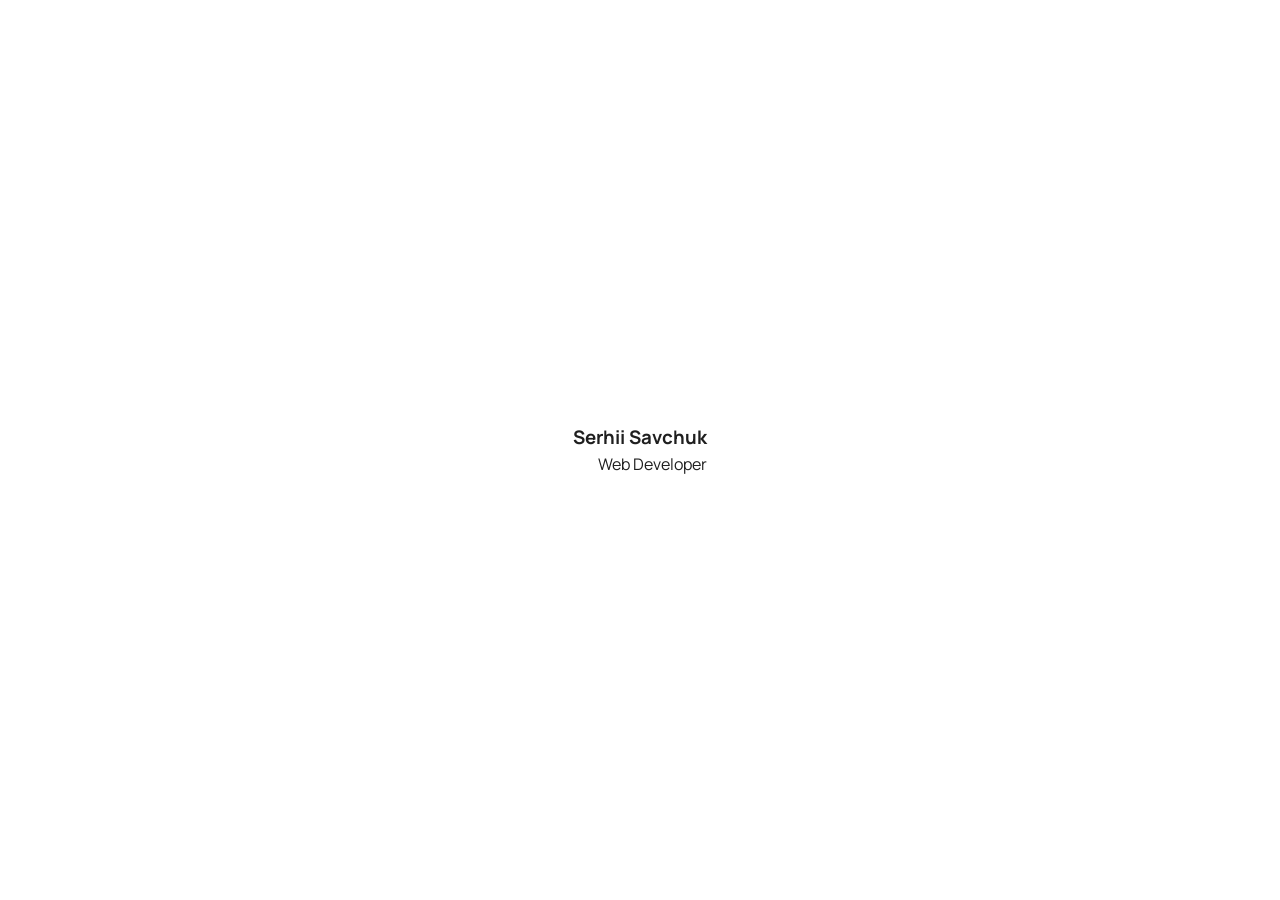
<file: index.html>
<!DOCTYPE html>
<html>

<head>
  <meta charset="utf-8" />
  <meta name="viewport" content="width=device-width, initial-scale=1" />
  <meta name="robots" content="index, follow" />
  <meta name="description" content="Serhii Savchuk - Professional Web Developer" />
  <meta name="keywords" content="Serhii Savchuk" />
  <meta name="author" content="Serhii Savchuk" />
  <meta name="msapplication-TileColor" content="#da532c" />
  <meta name="theme-color" content="#ffffff" />

  <title>Serhii Savchuk</title>

  <link rel="preconnect" href="https://fonts.googleapis.com" />
  <link rel="preconnect" href="https://fonts.gstatic.com" crossorigin />
  <link href="https://fonts.googleapis.com/css2?family=Manrope:wght@400;800&display=swap" rel="stylesheet" />
  <link rel="icon" type="image/x-icon" href="./img/favicon.ico" />
  <link rel="apple-touch-icon" sizes="180x180" href="./img/apple-touch-icon.png" />
  <link rel="icon" type="image/png" sizes="32x32" href="./img/favicon-32x32.png" />
  <link rel="icon" type="image/png" sizes="16x16" href="./img/favicon-16x16.png" />
  <link rel="manifest" href="/site.webmanifest" />
  <link rel="mask-icon" href="./img/safari-pinned-tab.svg" color="#333333" />

  <style>
    body {
      margin: 0;
      padding: 0;
      font-optical-sizing: auto;
      font-weight: 400;
      font-style: normal;
      background-color: #ffffff;
      color: #1f1f1f;
      line-height: 1;
      font-family: Manrope, sans-serif;
    }

    a {
      display: flex;
      align-items: center;
      gap: 5px;
      text-decoration: unset;
      color: #010b1f;
    }

    a:hover {
      text-decoration: underline;
    }

    h3,
    p {
      margin: unset;
    }

    main {
      display: flex;
      justify-content: center;
      align-items: center;
      min-height: 100vh;
    }

    .section {
      display: flex;
      flex-direction: column;
      align-items: center;
      justify-content: center;
    }

    .about {
      text-align: center;
    }

    .about h3 {
      margin-bottom: 10px;
    }


    .contacts {
      display: flex;
      flex-direction: column;
      align-items: center;
      gap: 8px;
      border-top: 1px solid #D3D3D3;
      padding-top: 20px;
      margin-top: 20px;
      padding-left: 20px;
      padding-right: 20px;
    }

    @media only screen and (min-width: 600px) {
      .section {
        flex-direction: row;
        justify-content: center;
        align-items: center;
      }

      .about {
        text-align: end;
      }

      .about p {
        right: 0;
      }

      .contacts {
        border-top: unset;
        align-items: start;
        border-left: 1px solid #D3D3D3;
        margin-left: 20px;
        margin-top: 0;
        padding-right: unset;
      }

      .about,
      .contacts {
        padding-top: 20px;
        padding-bottom: 20px;
      }
    }
  </style>
</head>

<body>
  <main>
    <section class="section">
      <div class="about">
        <h3>Serhii Savchuk</h3>
        <div>
          <p>Web Developer</p>
        </div>
      </div>
    </section>
  </main>
</body>

</html>
</file>
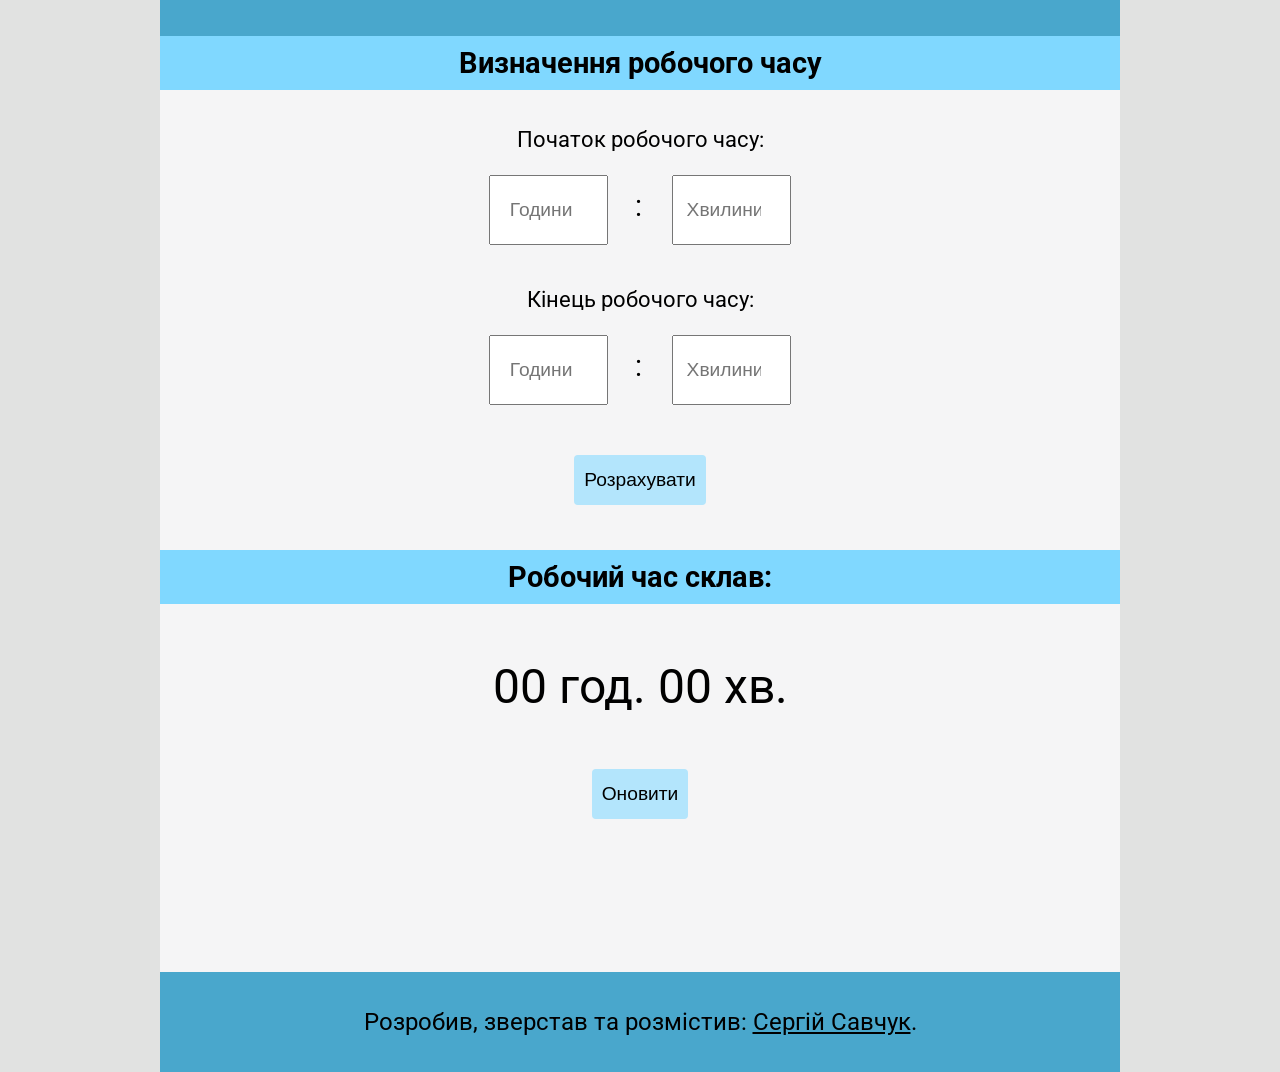
<file: time-finding-project/index.html>
<!DOCTYPE html>
<html lang="uk">
    <head>
        <meta charset="utf-8">
        <link rel="stylesheet" href="style.css">
        <link rel="icon" href="img/favicon.ico" type="image/x-icon">
        <link href="https://fonts.googleapis.com/css2?family=Roboto:wght@400;700&display=swap" rel="stylesheet">
        <meta name="viewport" content="width=device-width, initial-scale=1.0">
        <title>Часопідраховувач</title>
    </head>
    <body>
        <main>
            <div class="time-ask">
                <h2>Визначення робочого часу</h2>
                    <p>Початок робочого часу:</p>
                    <div class="low-time">
                        <input type="number" min="0" max="23" id="time-hours-less" name="hours" placeholder="Години">
                        <span class="two-dots"> : </span>
                        <input type="number" min="0" max="59" id="time-minutes-less" name="minutes" placeholder="Хвилини">
                    </div>
                    
                    <p>Кінець робочого часу:</p>
                    <div class="greater-time">
                        <input type="number" min="0" max="23" id="time-hours-high" name="hours" placeholder="Години">
                        <span class="two-dots"> : </span>
                        <input type="number" min="0" max="59" id="time-minutes-high" name="minutes" placeholder="Хвилини">
                    </div>
                    <input type="button" class="button" onclick="timeDividing()" value="Розрахувати">
            </div>

            <h2>Робочий час склав:</h2>
            <div class="time-answer">
                <span id="hours-answer">00</span>
                <span class="short-timename"> год.</span>
                <span id="minutes-answer">00</span>
                <span class="short-timename"> хв.</span>
            </div>
            <input type="button" class="button" value="Оновити" onclick="location.reload()">
        </main>

        <footer>
            <p class="about-author">Розробив, зверстав та розмістив: <a href="https://github.com/serhsavchuk">Сергій Савчук</a>.</p>
        </footer>

        <div class="error" id="error-message" >
            <p>Не вірно введені дані</p>
            <input type="button" class="button" value="Оновити" onclick="location.reload()">
            <button type="button" onclick="errorCloser()">
                <svg xmlns="http://www.w3.org/2000/svg" viewBox="0 0 24 24" fill="black" class="close-icon"><path d="M0 0h24v24H0z" fill="none"/><path d="M19 6.41L17.59 5 12 10.59 6.41 5 5 6.41 10.59 12 5 17.59 6.41 19 12 13.41 17.59 19 19 17.59 13.41 12z"/></svg>
            </button>
        </div>
        <div class="all-screen-gray" id="error-gray-bg"></div>

    </body>
    <script src="script.js"></script>
</html>
</file>
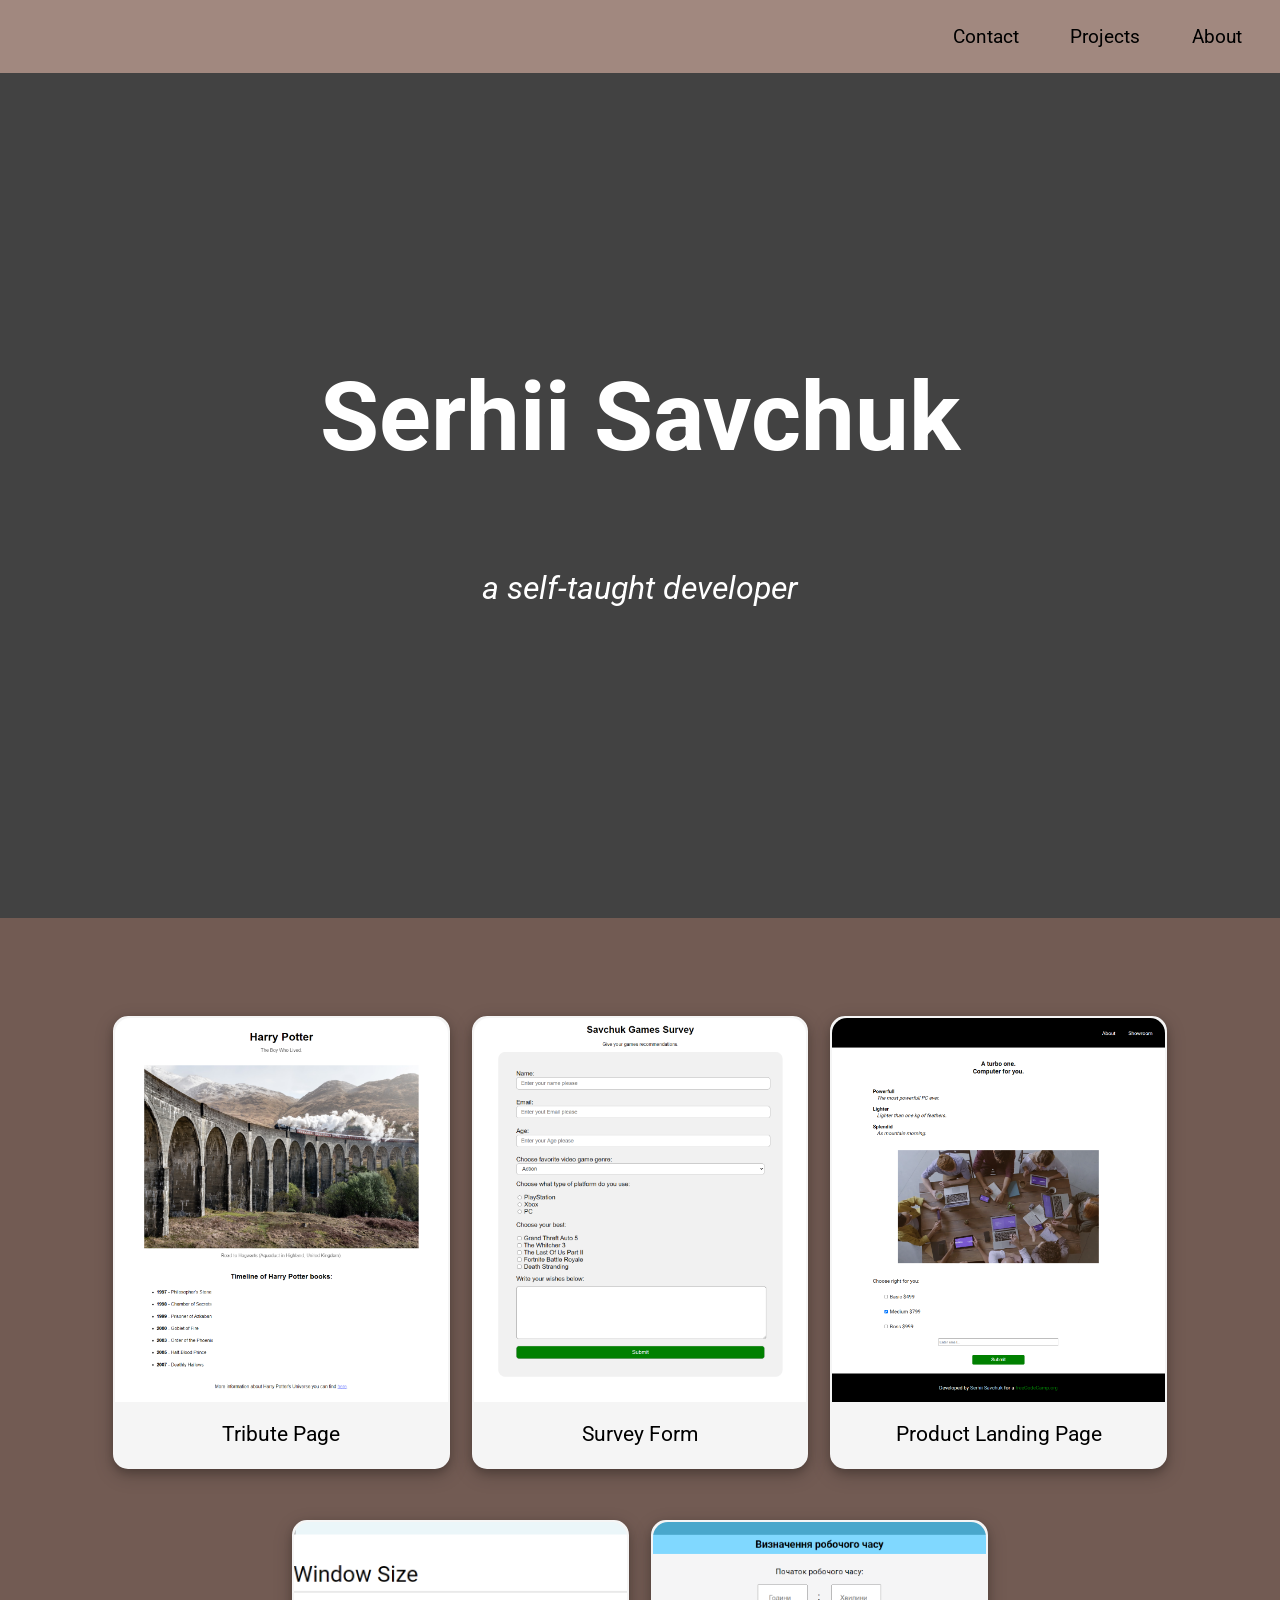
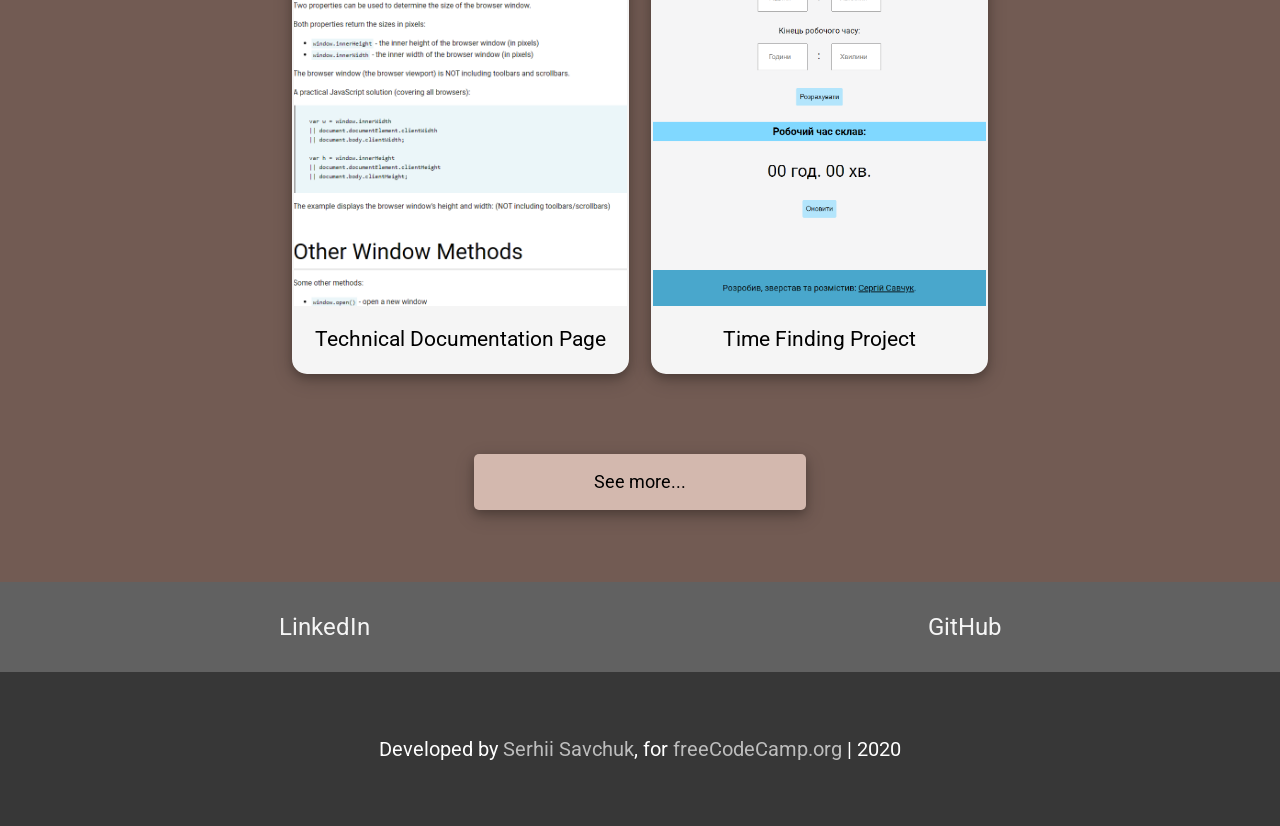
<file: freeCodeCamp/personal-portfolio/index.html>
<!DOCTYPE html>
<html>
    <head>
        <meta charset="utf-8">
        <link rel="stylesheet" href="styles.css">
        <meta name="robots" content="noindex">
        <meta name="viewport" content="width=device-width, initial-scale=1.0">
        <link rel="preconnect" href="https://fonts.gstatic.com">
        <link href="https://fonts.googleapis.com/css2?family=Roboto:ital@0;1&display=swap" rel="stylesheet">
        <title>Savchuk's Portfolio</title>
    </head>
    <body>
        <nav id="navbar">
            <div class="nav-flex">
                <a href="#welcome-section">About</a>
                <a href="#projects">Projects</a>
                <a href="#contact">Contact</a>
            </div>
        </nav>
        <main>
            <div id="welcome-section">
                <h1>Serhii Savchuk</h1>
                <p>a self-taught developer</p>
            </div>
            <div id="projects">
                
                <a href="https://serhsavchuk.github.io/freeCodeCamp/tribute-page/" target="_blank" class="project-tile">
                    <div class="tribute-page-img"></div>
                    <p class="project-title">Tribute Page</p>
                </a>
            
                <a href="https://serhsavchuk.github.io/freeCodeCamp/survey-form/" target="_blank" class="project-tile">
                    <div class="survey-form-img"></div>
                    <p class="project-title">Survey Form</p>
                </a>
            
                <a href="https://serhsavchuk.github.io/freeCodeCamp/product-landing-page/" target="_blank" class="project-tile">
                    <div class="product-landing-img"></div>
                    <p class="project-title">Product Landing Page</p>
                </a>
            
                <a href="https://serhsavchuk.github.io/freeCodeCamp/technical-documentation-page/" target="_blank" class="project-tile">
                    <div class="technical-documentation-img"></div>
                    <p class="project-title">Technical Documentation Page</p>
                </a>
            
                <a href="https://serhsavchuk.github.io/time-finding-project/" target="_blank" class="project-tile">
                    <div class="time-finding-img"></div>
                    <p class="project-title">Time Finding Project</p>
                </a>
                <a href="https://www.freecodecamp.org/serhsavchuk" id="profile-link" target="_blank">See more...</a>
            </div>
            <div id="contact">
                <a href="https://www.linkedin.com/in/serhsavchuk/">LinkedIn</a>
                <a href="https://github.com/serhsavchuk">GitHub</a>
            </div>
        </main>
        <footer>
            <p>Developed by <a href="https://www.freecodecamp.org/serhsavchuk" target="_blank">Serhii Savchuk</a>, for <a href="https://www.freecodecamp.org/" target="_blank">freeCodeCamp.org</a> | 2020</p>
        </footer>
        <script src="https://cdn.freecodecamp.org/testable-projects-fcc/v1/bundle.js"></script>
    </body>
</html>
</file>
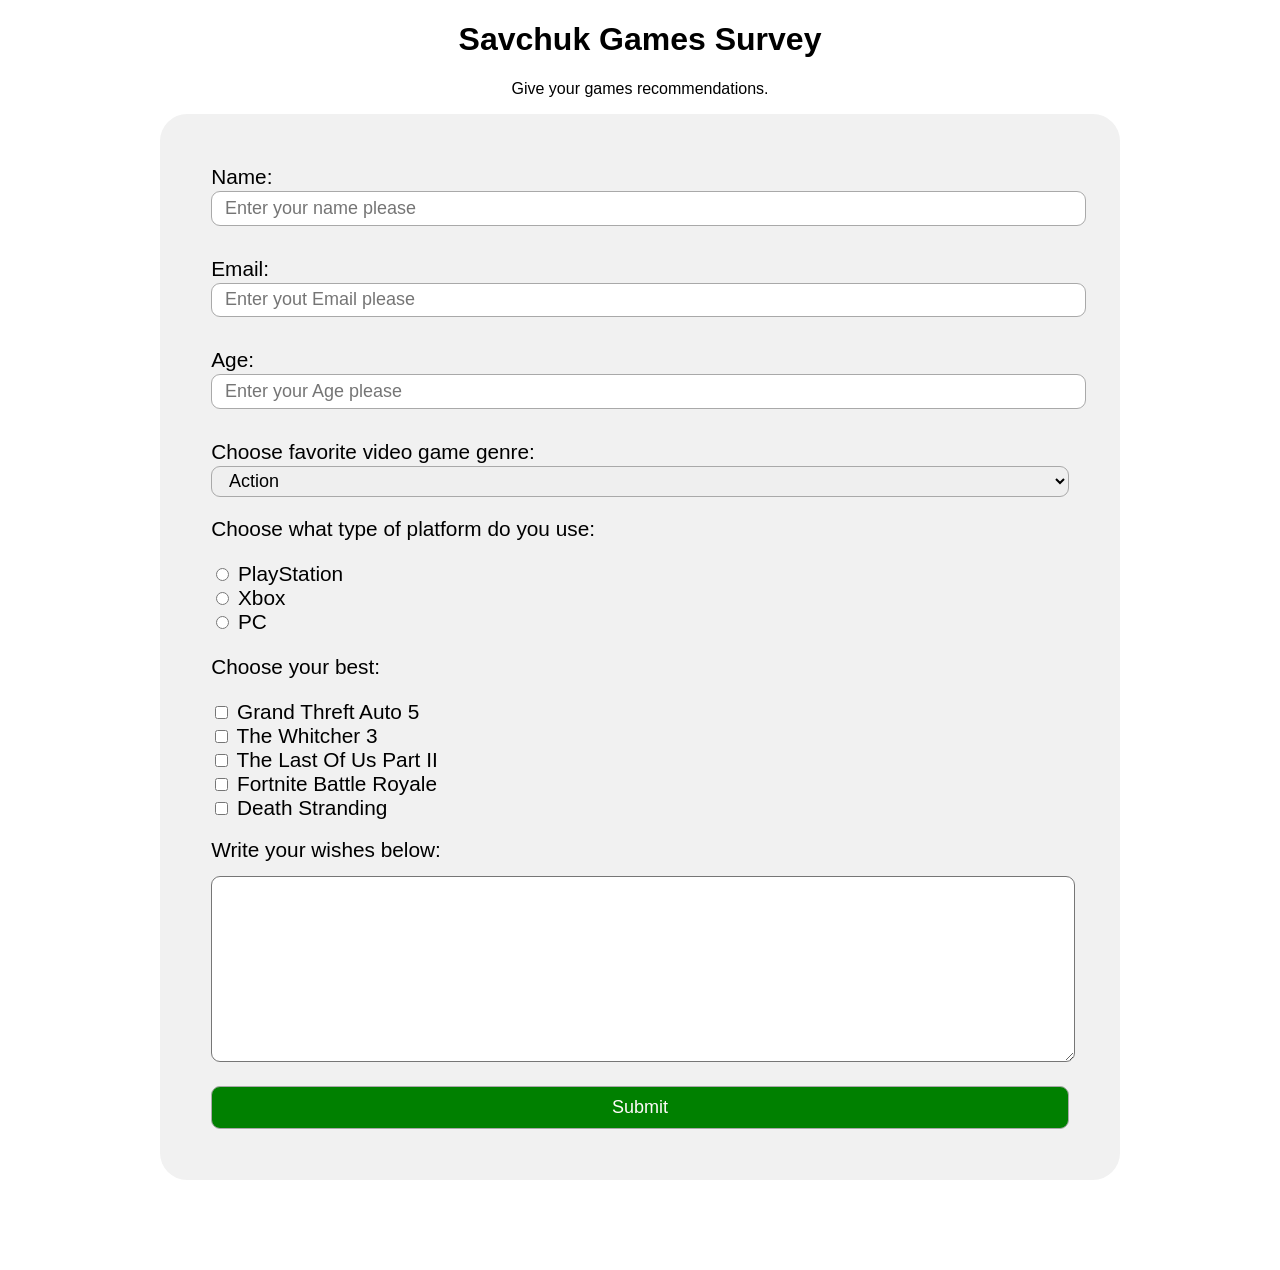
<file: freeCodeCamp/survey-form/index.html>
<!DOCTYPE html>
<html>
    <head lang="en">
        <meta name="robots" content="noindex">
        <meta charset="utf-8">
        <meta name="viewport" content="width=device-width, initial-scale=1.0">
        <link rel="stylesheet" href="styles.css" type="text/css">
        <title>Survey Form</title>
    </head>
    <body>
        <h1 id="title">Savchuk Games Survey</h1>
        <p id="description">Give your games recommendations.</p>
        <form action="" id="survey-form">
            <label for="name" id="name-label">Name:</label><br>
            <input type="text" id="name" required placeholder="Enter your name please"><br>
            
            <label for="email" id="email-label">Email:</label><br>
            <input type="email" id="email" required placeholder="Enter yout Email please"><br>
            
            <label for="number" id="number-label">Age:</label><br>
            <input type="number" id="number" placeholder="Enter your Age please" min="13" max="120"><br>
            
            <label for="dropdown">Choose favorite video game genre:</label> <br>
            <select name="genre" id="dropdown">
                <option value="Action">Action</option>
                <option value="Adventure">Adventure</option>
                <option value="Fightingh">Fightingh</option>
                <option value="Platform">Platform</option>
                <option value="Puzzle">Puzzle</option>
                <option value="Racing">Racing</option>
                <option value="Role-playing">Role-playing</option>
                <option value="Shooter">Shooter</option>
                <option value="Simulation">Simulation</option>
                <option value="Sports">Sports</option>
                <option value="Strategy">Strategy</option>
            </select>

            <p>Choose what type of platform do you use:</p>

            <input type="radio" name="platform" id="PlayStation" value="PlayStation">
            <label for="PlayStation">PlayStation</label><br>
            <input type="radio" name="platform" id="Xbox" value="Xbox">
            <label for="Xbox">Xbox</label><br>
            <input type="radio" name="platform" id="PC" value="PC">
            <label for="PC">PC</label><br>

            <p>Choose your best: </p>
            <input type="checkbox" id="gta5" name="game-1" value="GTA5">
            <label for="GTA5">Grand Threft Auto 5</label><br>
            <input type="checkbox" id="whitcher3" name="game-2" value="whitcher3">
            <label for="whitcher3">The Whitcher 3</label><br>           
            <input type="checkbox" id="LastOfUs2" name="game-3" value="LastOfUs2">
            <label for="LastOfUs2">The Last Of Us Part II</label><br>
            <input type="checkbox" id="fortnite" name="game-4" value="Fortnite">
            <label for="fortnite">Fortnite Battle Royale</label><br>
            <input type="checkbox" id="dead-stranding" name="game-5" value="DeathStranding">
            <label for="dead-stranding">Death Stranding</label><br>

            <label for="suggestions" class="txt-lbl">Write your wishes below:</label><br>
            <textarea name="suggestions" id="suggestions"></textarea><br>

            <input type="submit" value="Submit" id="submit">
        </form>

        <script src="https://cdn.freecodecamp.org/testable-projects-fcc/v1/bundle.js"></script>
    </body>
</html>
</file>
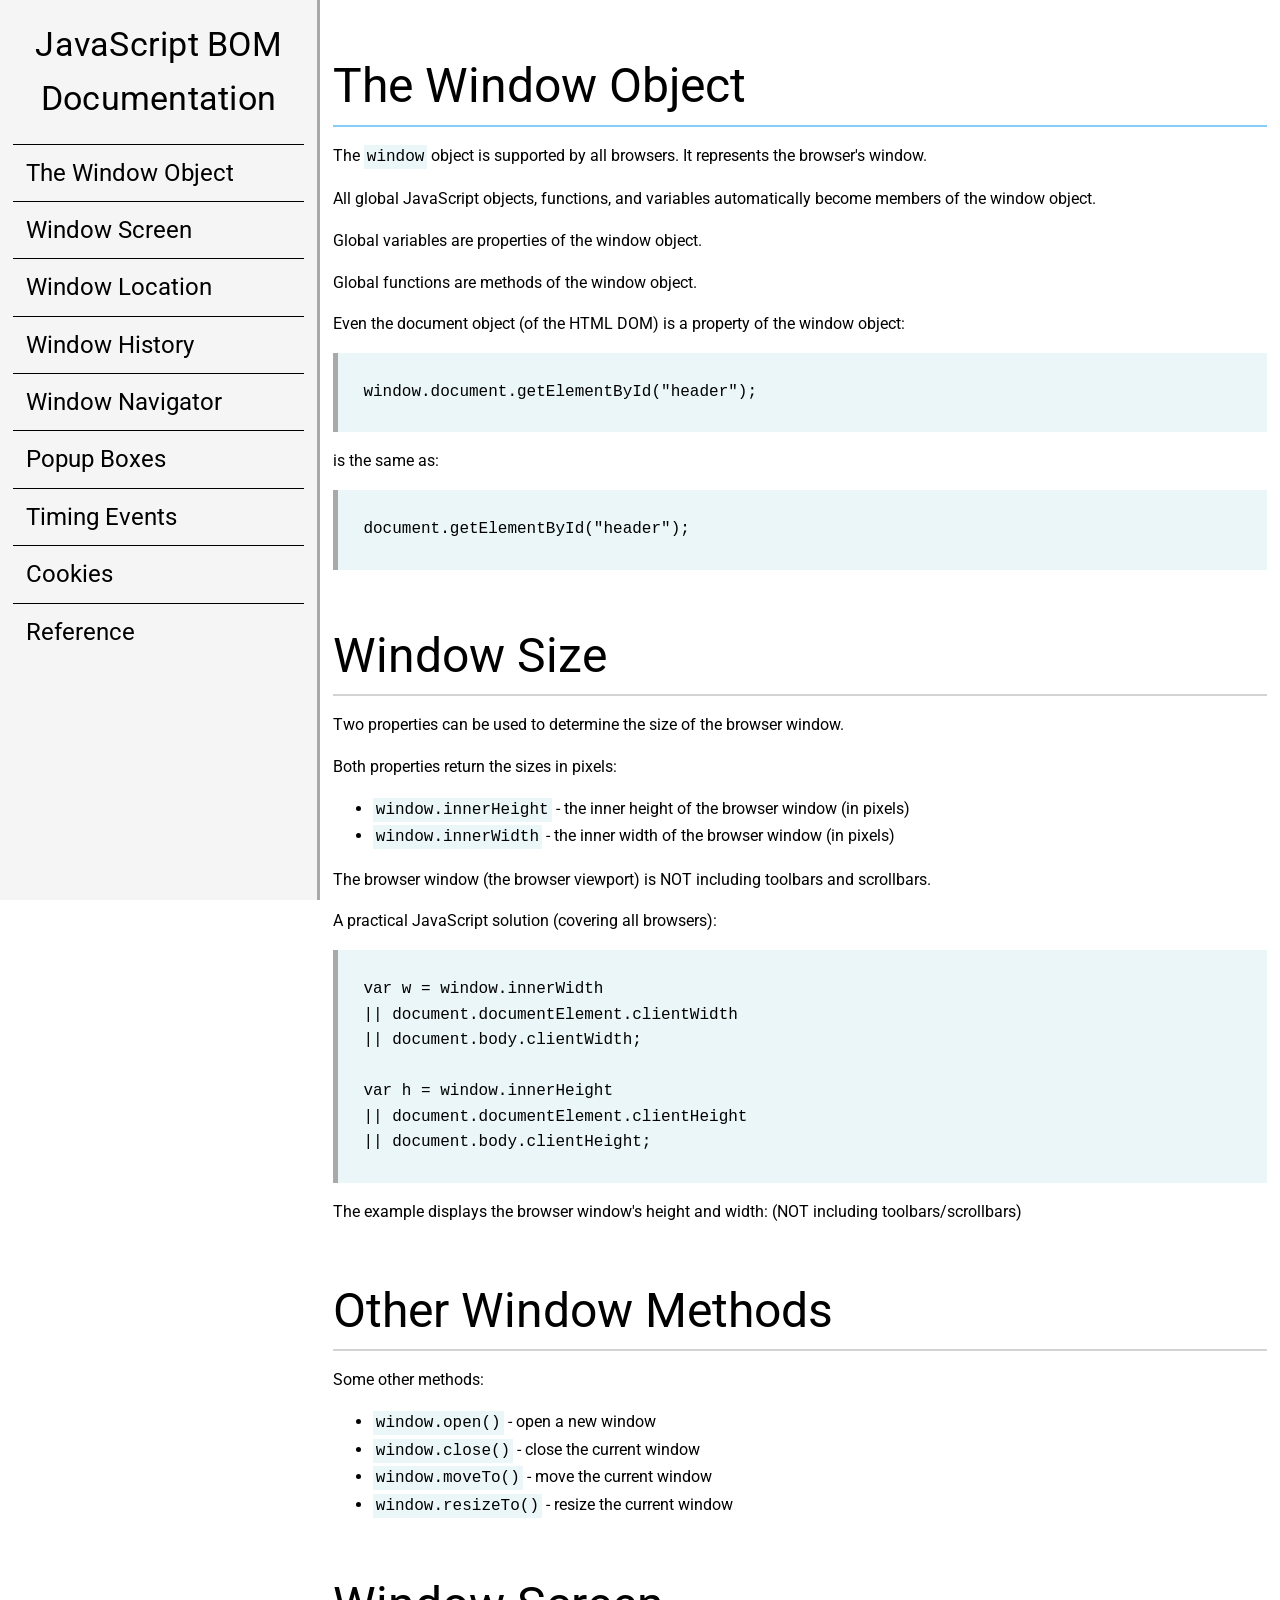
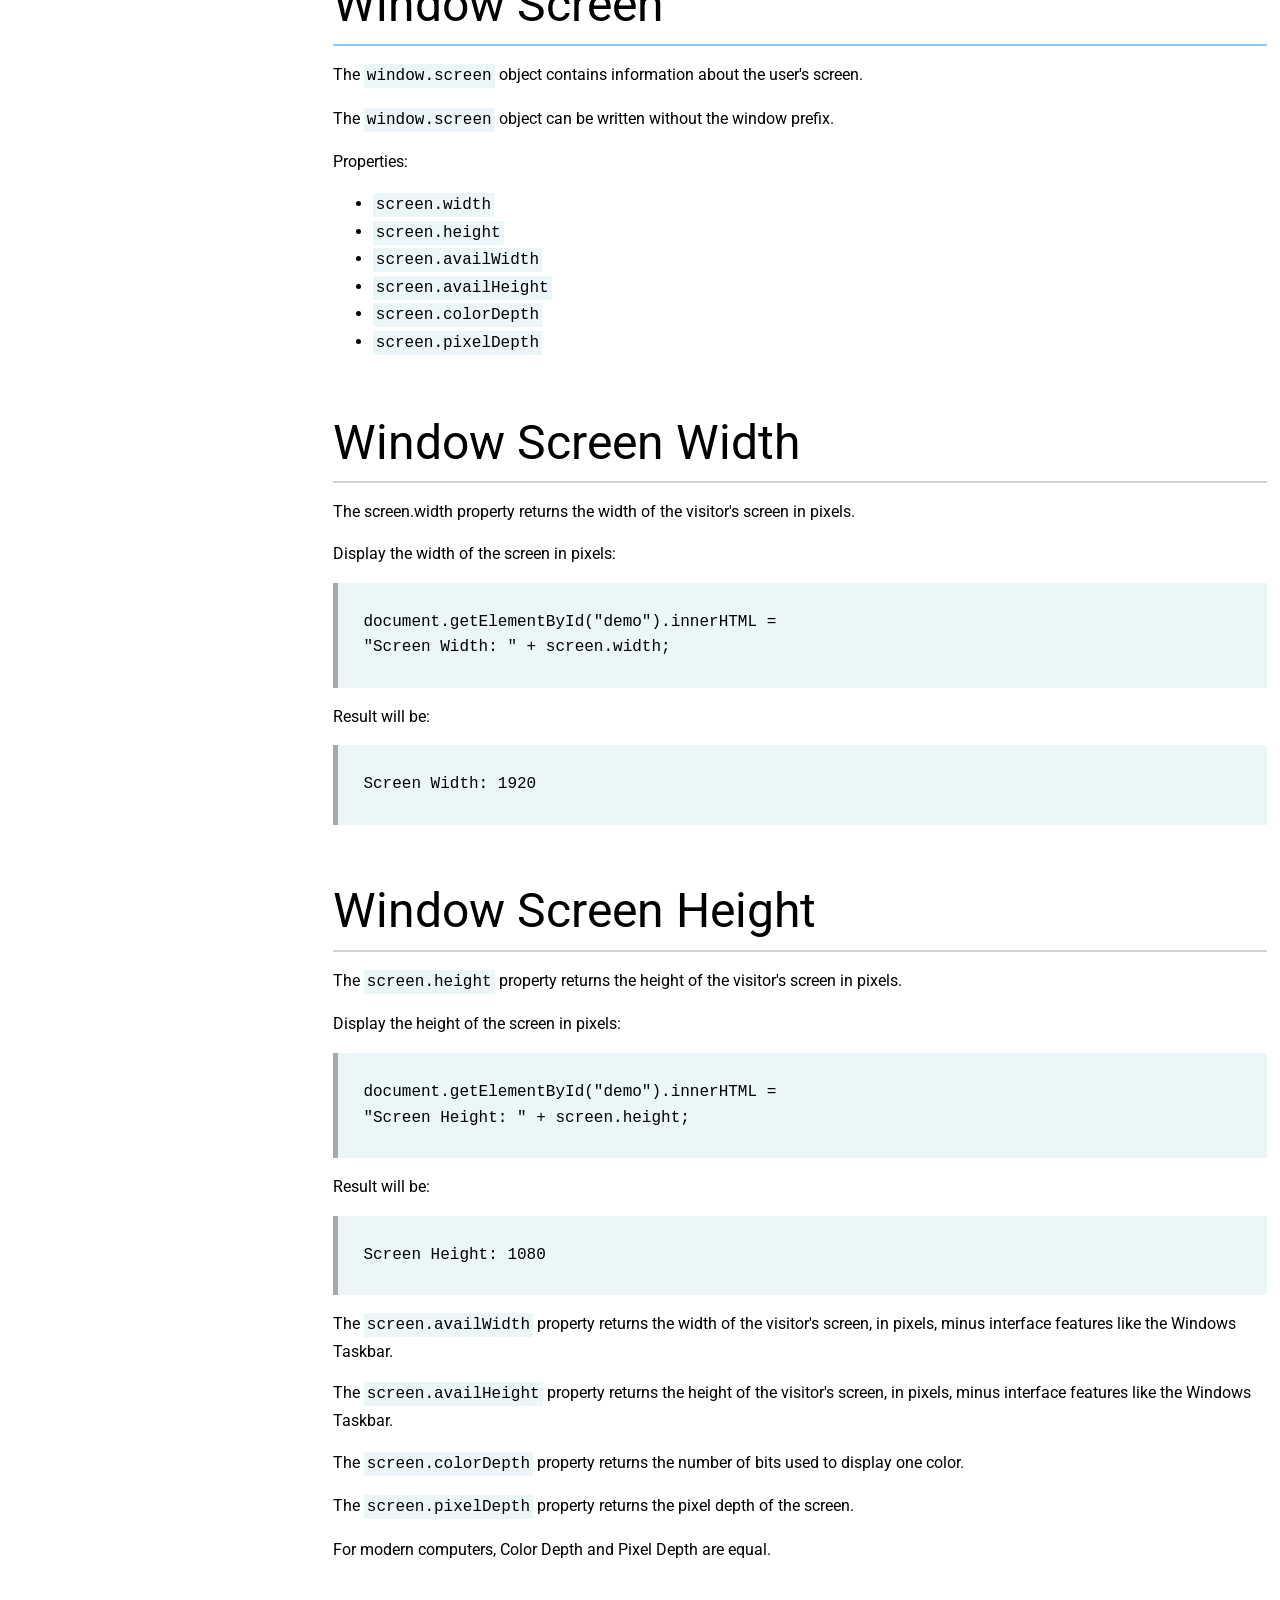
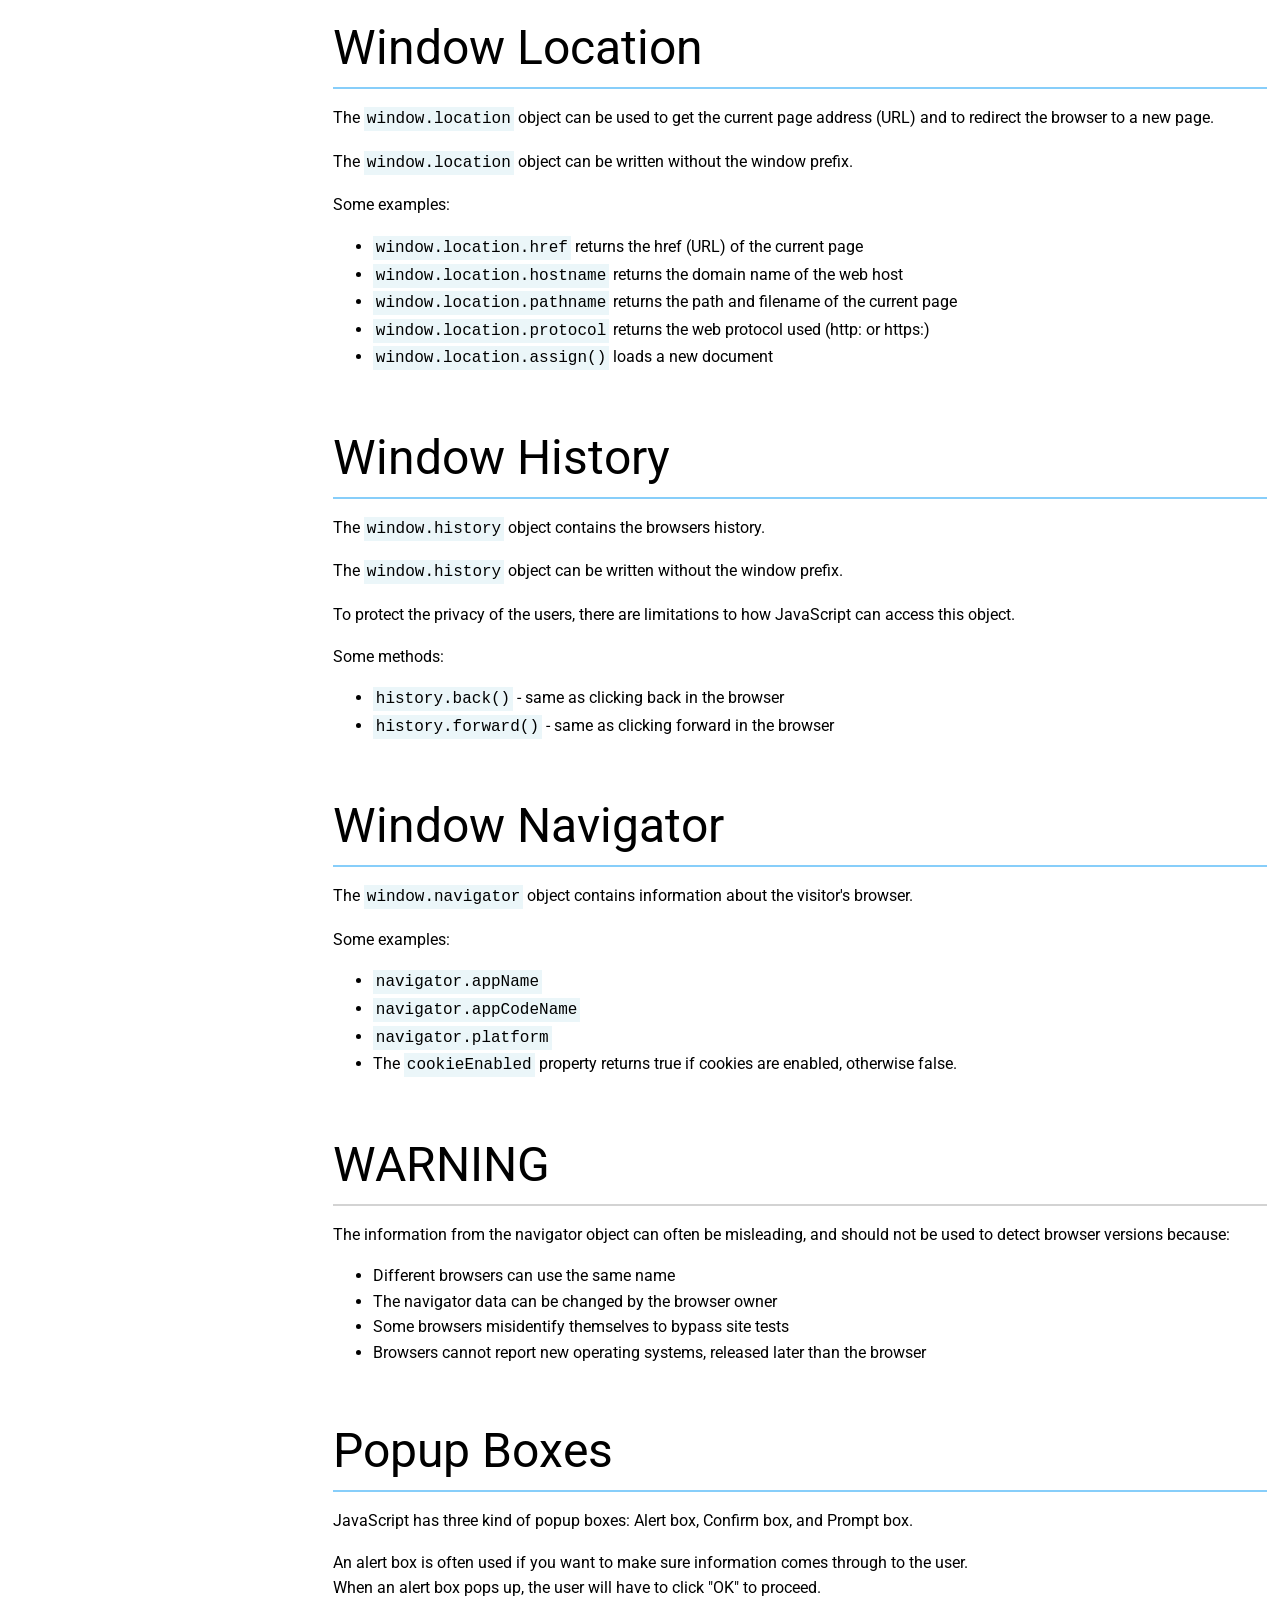
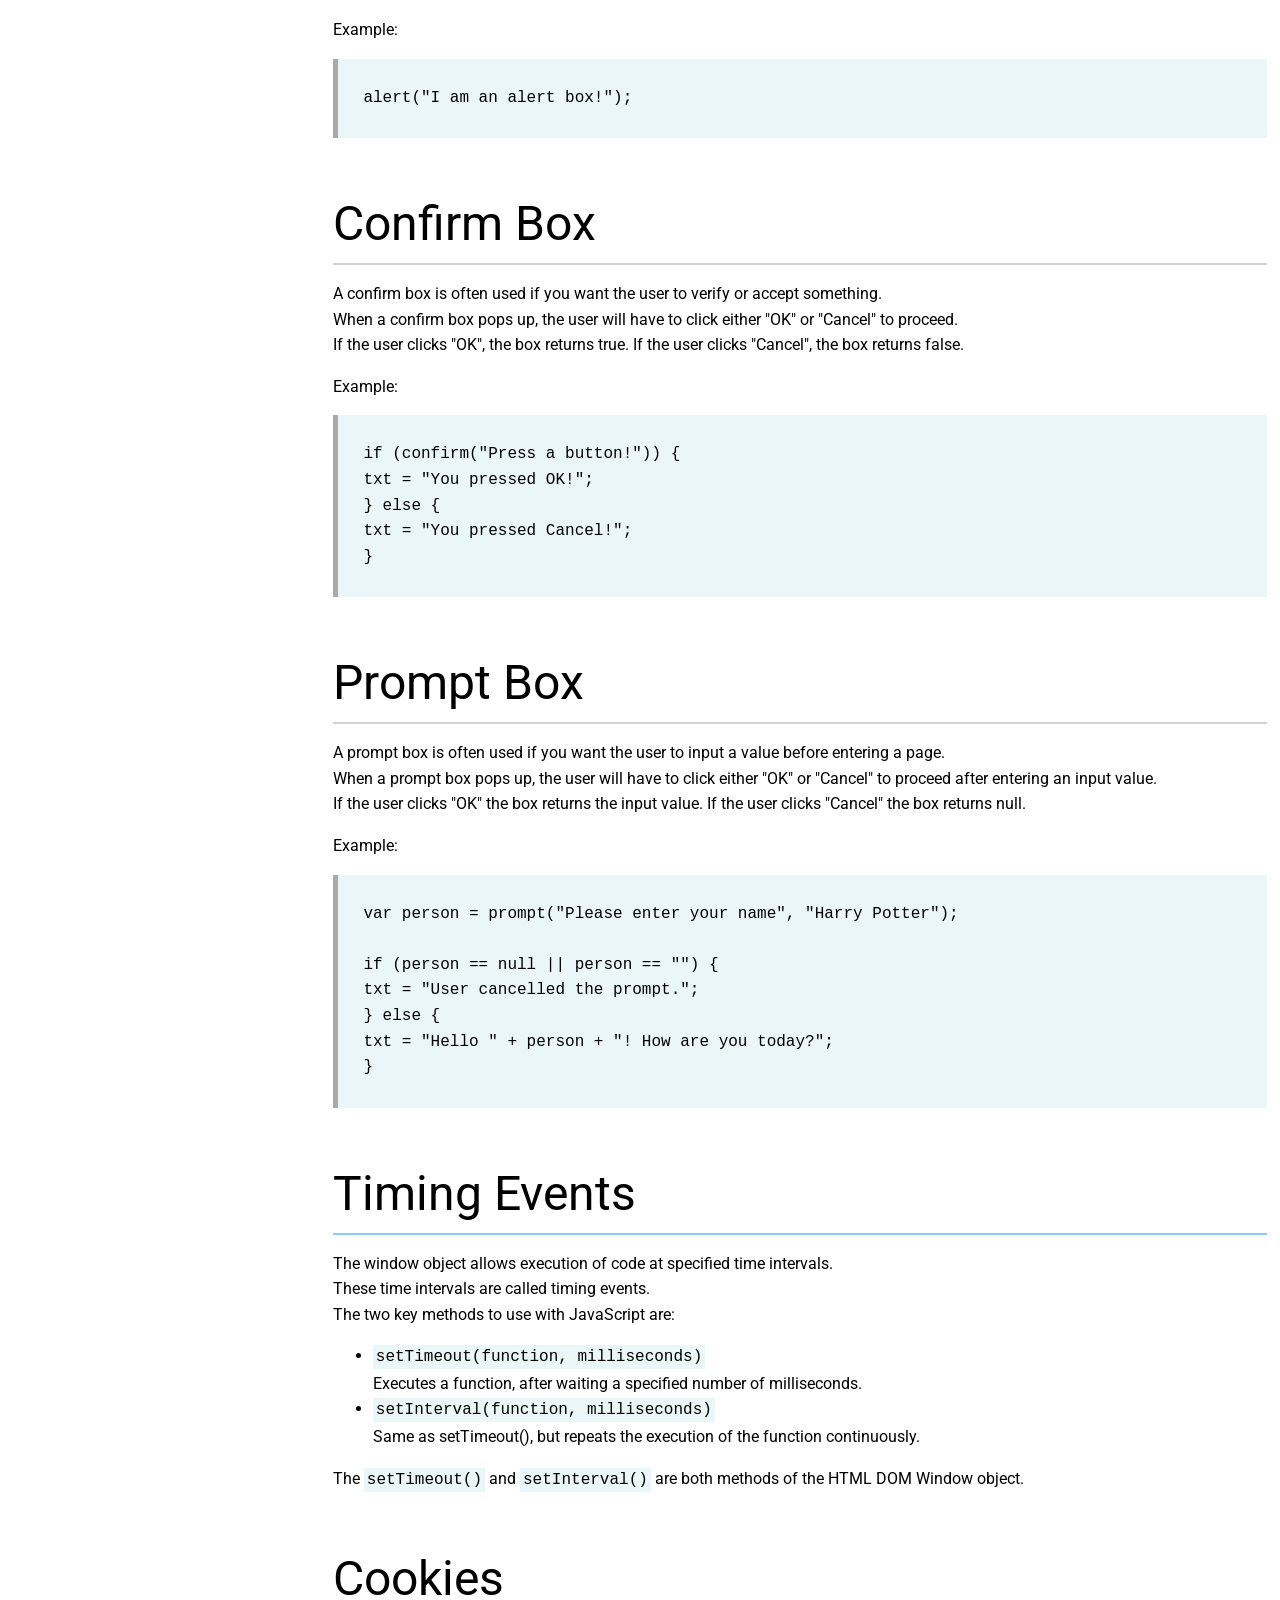
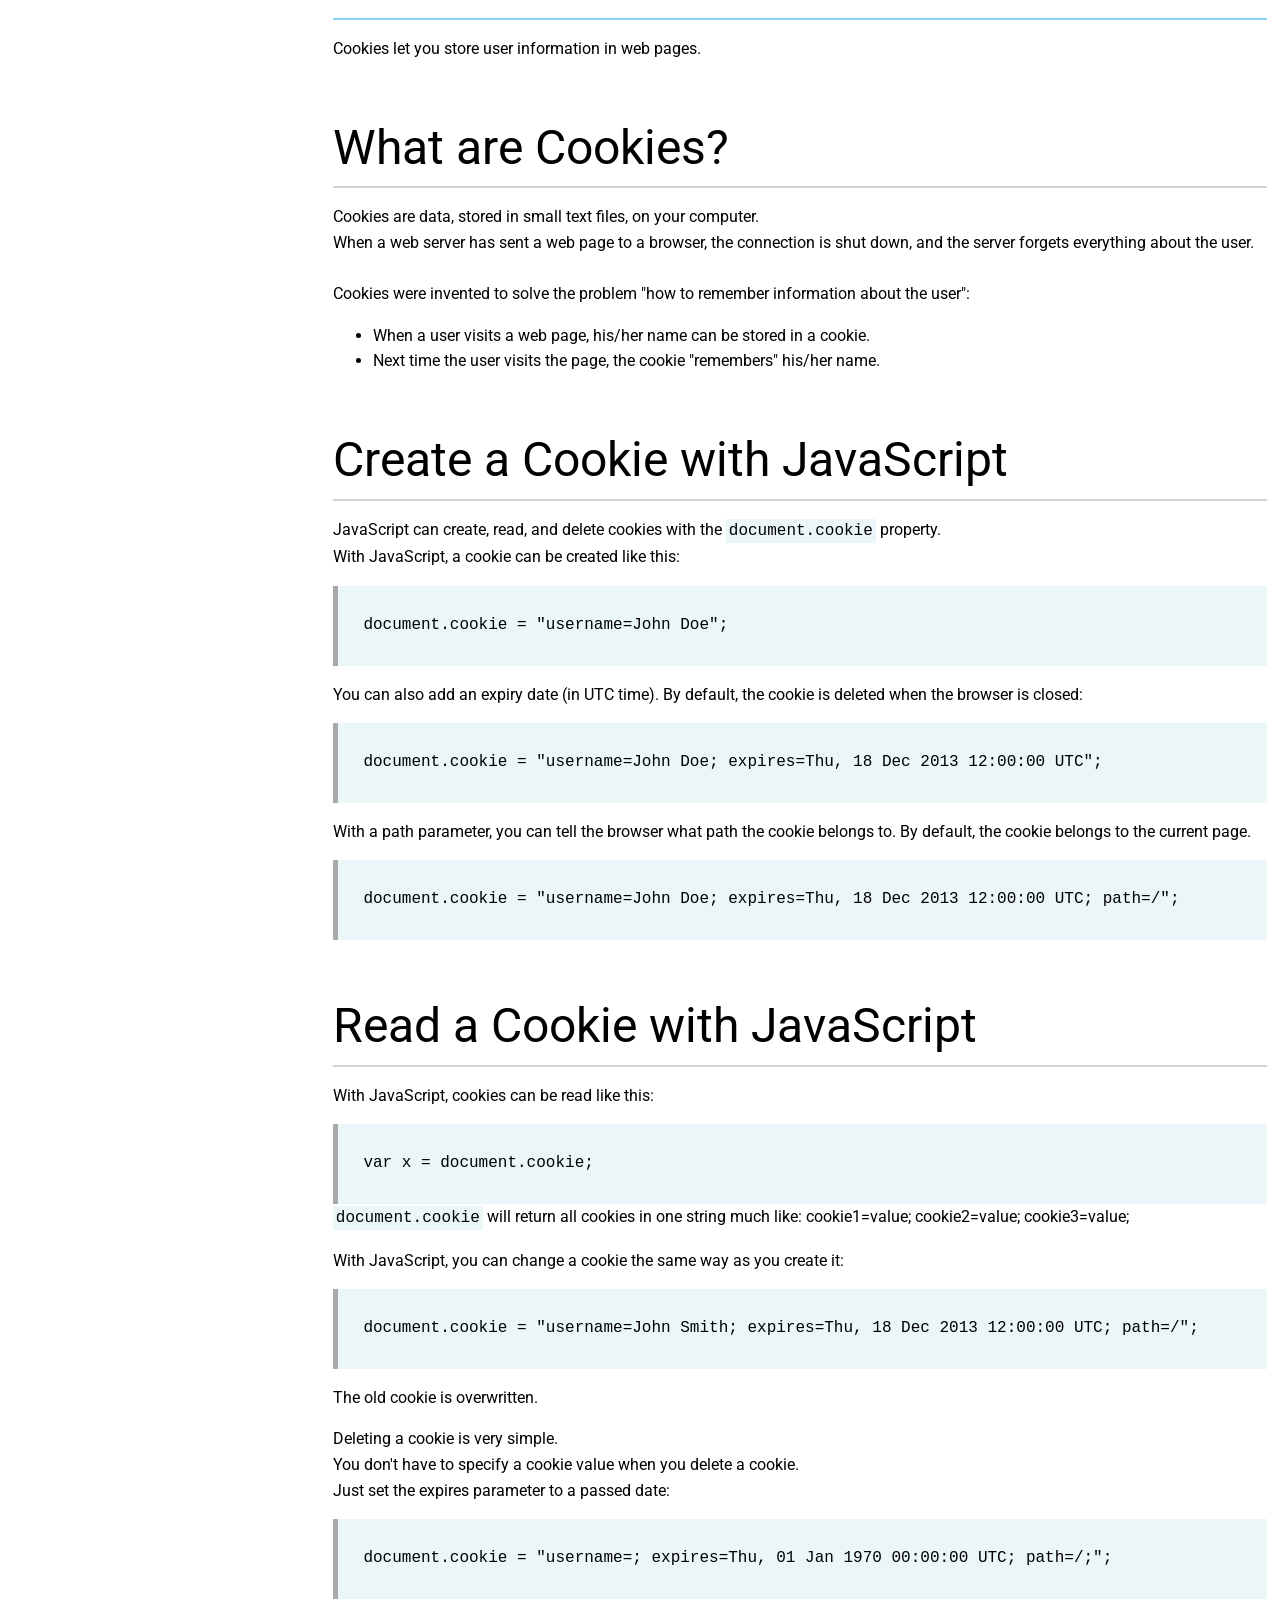
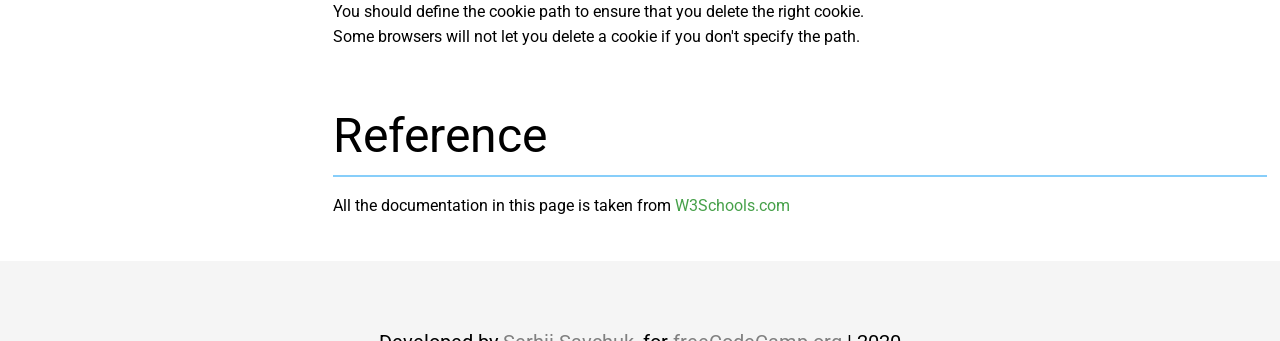
<file: freeCodeCamp/technical-documentation-page/index.html>
<!DOCTYPE html>
<html lang="en">
    <head>
        <title>JavaScript Browser Object Model</title>
        <meta charset="utf-8">
        <meta name="description" content="Technical documentation page.">
        <meta name="viewport" content="width=device-width, initial-scale=1.0">
        <meta name="robots" content="noindex">
        <link rel="preconnect" href="https://fonts.gstatic.com">
        <link href="https://fonts.googleapis.com/css2?family=Roboto:ital,wght@0,300;0,400;0,500;0,700;1,400&display=swap" rel="stylesheet">
        <link rel="stylesheet" href="styles.css">
        
    </head>
    <body>
        <nav id="navbar">
            <header>JavaScript BOM Documentation</header>
            <a href="#The_Window_Object" class="nav-link">The Window Object</a>
            <a href="#Window_Screen" class="nav-link">Window Screen</a>
            <a href="#Window_Location" class="nav-link">Window Location</a>
            <a href="#Window_History" class="nav-link">Window History</a>
            <a href="#Window_Navigator" class="nav-link">Window Navigator</a>
            <a href="#Popup_Boxes" class="nav-link">Popup Boxes</a>
            <a href="#Timing_Events" class="nav-link">Timing Events</a>
            <a href="#Cookies" class="nav-link">Cookies</a>
            <a href="#Reference" class="nav-link">Reference</a>
        </nav>
        <main id="main-doc">

            <section id="The_Window_Object" class="main-section">
                <header>The Window Object</header>
                <p>The <mark class="code-mark">window</mark> object is supported by all browsers. It represents the browser's window.</p>
                <p>All global JavaScript objects, functions, and variables automatically become members of the window object.</p>
                <p>Global variables are properties of the window object.</p>
                <p>Global functions are methods of the window object.</p>
                <p>Even the document object (of the HTML DOM) is a property of the window object:</p>
                <code>
                    window.document.getElementById("header");
                </code>
                <p>is the same as:</p>
                <code>
                    document.getElementById("header");
                </code>

                <h3>Window Size</h3>
                <p>Two properties can be used to determine the size of the browser window.</p>
                <p>Both properties return the sizes in pixels:</p>
                <ul>
                    <li><mark class="code-mark">window.innerHeight</mark> - the inner height of the browser window (in pixels)</li>
                    <li><mark class="code-mark">window.innerWidth</mark> - the inner width of the browser window (in pixels)</li>
                </ul>
                <aside>
                    <p>The browser window (the browser viewport) is NOT including toolbars and scrollbars.</p>
                </aside>
                <p>A practical JavaScript solution (covering all browsers):</p>
                <code>
                    var w = window.innerWidth<br>
                    || document.documentElement.clientWidth<br>
                    || document.body.clientWidth;<br>
                    <br>
                    var h = window.innerHeight<br>
                    || document.documentElement.clientHeight<br>
                    || document.body.clientHeight;<br>
                </code>
                <p>The example displays the browser window's height and width: (NOT including toolbars/scrollbars)</p>

                <h3>Other Window Methods</h3>
                <p>Some other methods:</p>
                <ul>
                    <li><mark class="code-mark">window.open()</mark> - open a new window</li>
                    <li><mark class="code-mark">window.close()</mark> - close the current window</li>
                    <li><mark class="code-mark">window.moveTo()</mark> - move the current window</li>
                    <li><mark class="code-mark">window.resizeTo()</mark> - resize the current window</li>
                </ul>
            </section>

            <section id="Window_Screen" class="main-section">
                <header>Window Screen</header>
                <p>The <mark class="code-mark">window.screen</mark> object contains information about the user's screen.</p>
                <p>The <mark class="code-mark">window.screen</mark> object can be written without the window prefix.</p>
                <p>Properties:</p>
                <ul>
                    <li><mark class="code-mark">screen.width</mark></li>
                    <li><mark class="code-mark">screen.height</mark></li>
                    <li><mark class="code-mark">screen.availWidth</mark></li>
                    <li><mark class="code-mark">screen.availHeight</mark></li>
                    <li><mark class="code-mark">screen.colorDepth</mark></li>
                    <li><mark class="code-mark">screen.pixelDepth</mark></li>
                </ul>

                <h3>Window Screen Width</h3>
                <p>The screen.width property returns the width of the visitor's screen in pixels.</p>
                <p>Display the width of the screen in pixels:</p>
                <code>
                    document.getElementById("demo").innerHTML =<br>
                    "Screen Width: " + screen.width;
                </code>
                <p>Result will be:</p>
                <code>Screen Width: 1920</code>

                <h3>Window Screen Height</h3>
                <p>The <mark class="code-mark">screen.height</mark> property returns the height of the visitor's screen in pixels.</p>
                <p>Display the height of the screen in pixels:</p>
                <code>
                    document.getElementById("demo").innerHTML = <br>
                    "Screen Height: " + screen.height;
                </code>
                <p>Result will be:</p>
                <code>
                    Screen Height: 1080
                </code>
                <p>The <mark class="code-mark">screen.availWidth</mark> property returns the width of the visitor's screen, in pixels, minus interface features like the Windows Taskbar.</p>
                <p>The <mark class="code-mark">screen.availHeight</mark> property returns the height of the visitor's screen, in pixels, minus interface features like the Windows Taskbar.</p>
                <p>The <mark class="code-mark">screen.colorDepth</mark> property returns the number of bits used to display one color.</p>
                <p>The <mark class="code-mark">screen.pixelDepth</mark> property returns the pixel depth of the screen.</p>

                <aside>For modern computers, Color Depth and Pixel Depth are equal.</aside>
            </section>

            <section id="Window_Location" class="main-section">
                <header>Window Location</header>
                <p>The <mark class="code-mark">window.location</mark> object can be used to get the current page address (URL) and to redirect the browser to a new page.</p>
                <p>The <mark class="code-mark">window.location</mark> object can be written without the window prefix.</p>
                <p>Some examples:</p>
                <ul>
                    <li><mark class="code-mark">window.location.href</mark> returns the href (URL) of the current page</li>
                    <li><mark class="code-mark">window.location.hostname</mark> returns the domain name of the web host</li>
                    <li><mark class="code-mark">window.location.pathname</mark> returns the path and filename of the current page</li>
                    <li><mark class="code-mark">window.location.protocol</mark> returns the web protocol used (http: or https:)</li>
                    <li><mark class="code-mark">window.location.assign()</mark> loads a new document</li>
                </ul>
            </section>

            <section id="Window_History" class="main-section">
                <header>Window History</header>
                <p>The <mark class="code-mark">window.history</mark> object contains the browsers history.</p>
                <p>The <mark class="code-mark">window.history</mark> object can be written without the window prefix.</p>
                <p>To protect the privacy of the users, there are limitations to how JavaScript can access this object.</p>
                <p>Some methods:</p>
                <ul>
                    <li><mark class="code-mark">history.back()</mark> - same as clicking back in the browser</li>
                    <li><mark class="code-mark">history.forward()</mark> - same as clicking forward in the browser</li>
                </ul>
            </section>

            <section id="Window_Navigator" class="main-section">
                <header>Window Navigator</header>
                <p>The <mark class="code-mark">window.navigator</mark> object contains information about the visitor's browser.</p>
                <p>Some examples:</p>
                <ul>
                    <li><mark class="code-mark">navigator.appName</mark></li>
                    <li><mark class="code-mark">navigator.appCodeName</mark></li>
                    <li><mark class="code-mark">navigator.platform</mark></li>
                    <li>The <mark class="code-mark">cookieEnabled</mark> property returns true if cookies are enabled, otherwise false.</li>
                </ul>
                <h3 class="warning">WARNING</h3>
                <p>The information from the navigator object can often be misleading, and should not be used to detect browser versions because:</p>
                <ul>
                    <li>Different browsers can use the same name</li>
                    <li>The navigator data can be changed by the browser owner</li>
                    <li>Some browsers misidentify themselves to bypass site tests</li>
                    <li>Browsers cannot report new operating systems, released later than the browser</li>
                </ul>
            </section>

            <section id="Popup_Boxes" class="main-section">
                <header>Popup Boxes</header>
                <p>JavaScript has three kind of popup boxes: Alert box, Confirm box, and Prompt box.</p>
                <p>An alert box is often used if you want to make sure information comes through to the user.<br>When an alert box pops up, the user will have to click "OK" to proceed.</p>
                <p class="example">Example: </p>
                <code>
                    alert("I am an alert box!");
                </code>
                <h3>Confirm Box</h3>
                <p>A confirm box is often used if you want the user to verify or accept something.<br> When a confirm box pops up, the user will have to click either "OK" or "Cancel" to proceed.<br> If the user clicks "OK", the box returns true. If the user clicks "Cancel", the box returns false.</p>
                <p class="example">Example: </p>
                <code>
                    if (confirm("Press a button!")) {<br>
                        txt = "You pressed OK!";<br>
                      } else {<br>
                        txt = "You pressed Cancel!";<br>
                      }<br>
                </code>

                <h3>Prompt Box</h3>
                <p>A prompt box is often used if you want the user to input a value before entering a page.<br> When a prompt box pops up, the user will have to click either "OK" or "Cancel" to proceed after entering an input value.<br> If the user clicks "OK" the box returns the input value. If the user clicks "Cancel" the box returns null.</p>
                <p class="example">Example: </p>
                <code>
                    var person = prompt("Please enter your name", "Harry Potter");<br>
                    <br>
                    if (person == null || person == "") {<br>
                    txt = "User cancelled the prompt.";<br>
                    } else {<br>
                    txt = "Hello " + person + "! How are you today?";<br>
                    }<br>
                </code>
            </section>

            <section id="Timing_Events" class="main-section">
                <header>Timing Events</header>
                <p>The window object allows execution of code at specified time intervals.<br> These time intervals are called timing events.<br> The two key methods to use with JavaScript are:</p>
                <ul>
                    <li><mark class="code-mark">setTimeout(function, milliseconds)</mark><br>
                    Executes a function, after waiting a specified number of milliseconds.</li>
                    <li><mark class="code-mark">setInterval(function, milliseconds)</mark><br>
                    Same as setTimeout(), but repeats the execution of the function continuously.</li>
                </ul>
                <aside>The <mark class="code-mark">setTimeout()</mark> and <mark class="code-mark">setInterval()</mark> are both methods of the HTML DOM Window object.</aside>
            </section>

            <section id="Cookies" class="main-section">
                <header>Cookies</header>
                <p>Cookies let you store user information in web pages.</p>
                <h3>What are Cookies?</h3>
                <p>Cookies are data, stored in small text files, on your computer.<br> When a web server has sent a web page to a browser, the connection is shut down, and the server forgets everything about the user.<br><br> Cookies were invented to solve the problem "how to remember information about the user":</p>
                <ul>
                    <li>When a user visits a web page, his/her name can be stored in a cookie.</li>
                    <li>Next time the user visits the page, the cookie "remembers" his/her name.</li>    
                </ul>
                <h3>Create a Cookie with JavaScript</h3>
                <p>JavaScript can create, read, and delete cookies with the <mark class="code-mark">document.cookie</mark> property.<br> With JavaScript, a cookie can be created like this:</p>
                <code>
                    document.cookie = "username=John Doe";
                </code>
                <p>You can also add an expiry date (in UTC time). By default, the cookie is deleted when the browser is closed:</p>
                <code>
                    document.cookie = "username=John Doe; expires=Thu, 18 Dec 2013 12:00:00 UTC";
                </code>
                <p>With a path parameter, you can tell the browser what path the cookie belongs to. By default, the cookie belongs to the current page.</p>
                <code>
                    document.cookie = "username=John Doe; expires=Thu, 18 Dec 2013 12:00:00 UTC; path=/";
                </code>

                <h3>Read a Cookie with JavaScript</h3>
                <p>With JavaScript, cookies can be read like this:</p>
                <code>var x = document.cookie;</code>
                <aside><mark class="code-mark">document.cookie</mark> will return all cookies in one string much like: cookie1=value; cookie2=value; cookie3=value;</aside>
                <p>With JavaScript, you can change a cookie the same way as you create it:</p>
                <code>
                    document.cookie = "username=John Smith; expires=Thu, 18 Dec 2013 12:00:00 UTC; path=/";
                </code>
                <p>The old cookie is overwritten.</p>
                <p>Deleting a cookie is very simple.<br> You don't have to specify a cookie value when you delete a cookie.<br> Just set the expires parameter to a passed date:</p>
                <code>
                    document.cookie = "username=; expires=Thu, 01 Jan 1970 00:00:00 UTC; path=/;";
                </code>
                <aside>You should define the cookie path to ensure that you delete the right cookie.<br> Some browsers will not let you delete a cookie if you don't specify the path.</aside>
            </section>

            <section id="Reference" class="main-section">
                <header>Reference</header>
                <p>All the documentation in this page is taken from <a href="https://www.w3schools.com/js/js_window.asp" target="_blank">W3Schools.com</a></p>
            </section>
        </main>
        <footer>
            <p>Developed by <a href="https://www.freecodecamp.org/serhsavchuk" target="_blank">Serhii Savchuk</a>, for <a href="https://www.freecodecamp.org/" target="_blank">freeCodeCamp.org</a> | 2020</p>
        </footer>
        <script src="https://cdn.freecodecamp.org/testable-projects-fcc/v1/bundle.js" class="test-script"></script>
    </body>
</html>
</file>
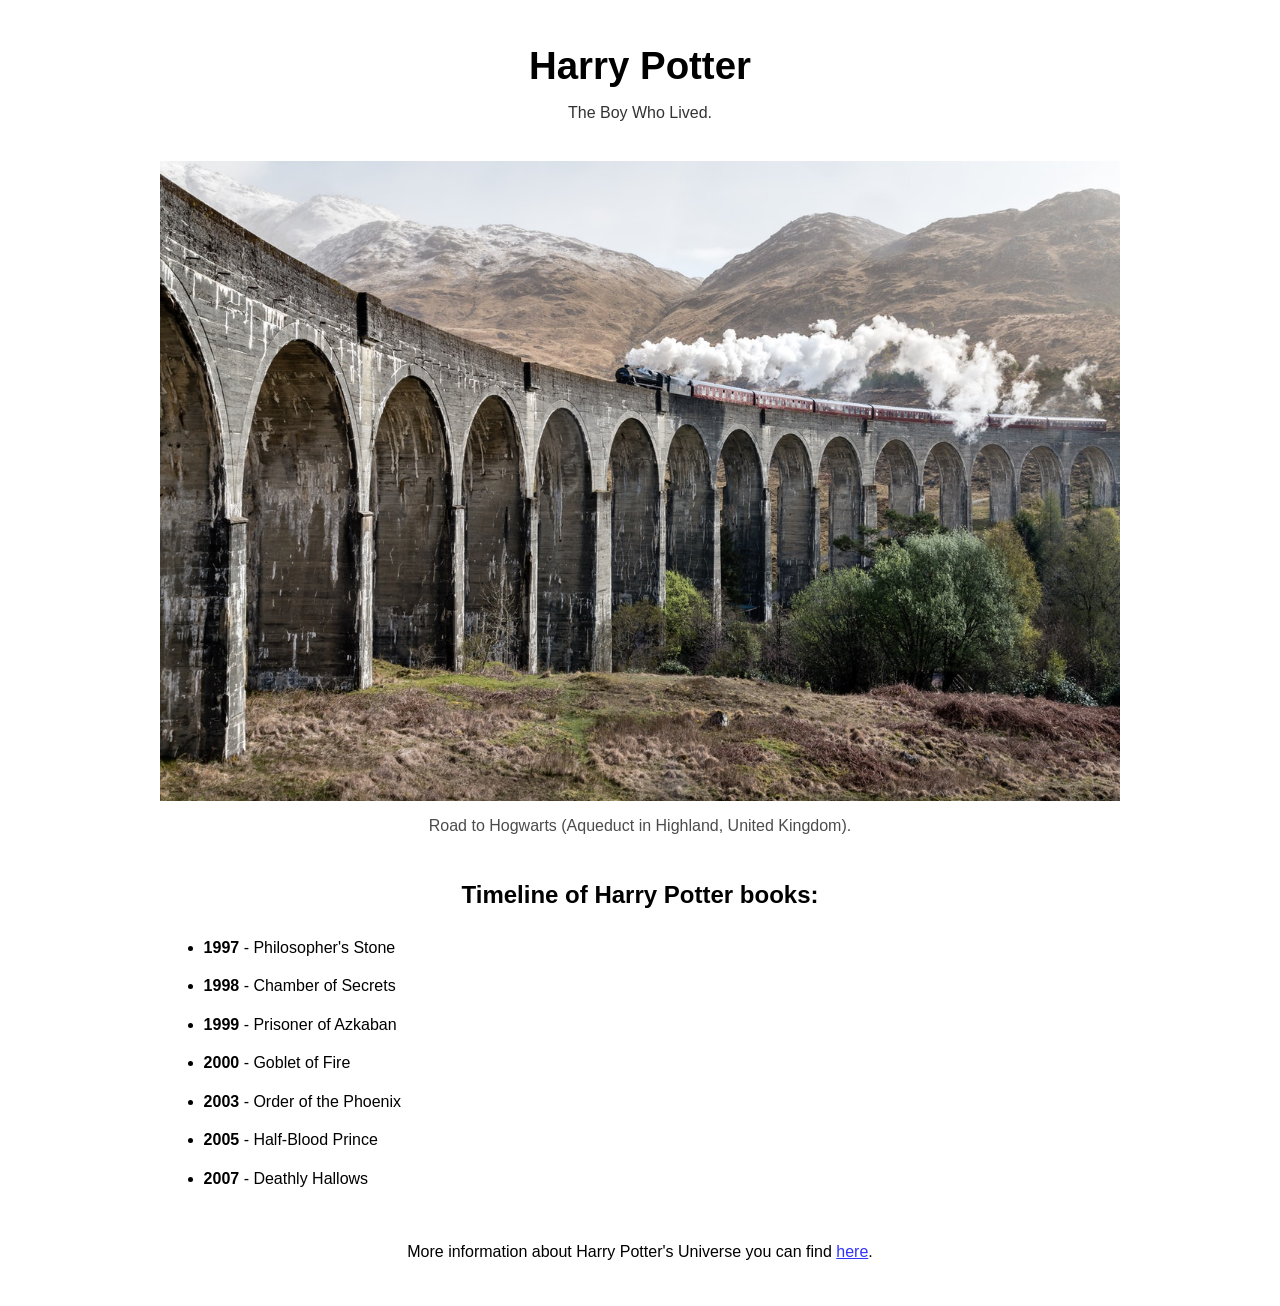
<file: freeCodeCamp/tribute-page/index.html>
<!DOCTYPE html>
<html lang="en">
    <head>
        <meta name="robots" content="noindex">
        <meta charset="utf-8">
        <link rel="stylesheet" href="styles.css">
        <title>Place of Witchcraft and Wizardry</title>
    </head>
    <body>
        <main id="main">
            <h1 id="title">Harry Potter</h1>
            <p class="title-info">The Boy Who Lived.</p>
            <div id="img-div">
                <img src="img/Aqueduct.jpg" alt="Aqueduct with a train." id="image">
                <p id="img-caption">Road to Hogwarts (Aqueduct in Highland, United Kingdom).</p>
            </div>
            <h2 id="tribute-info">Timeline of Harry Potter books:</h2>
            <ul class="timeline">
                <li><b>1997</b> - Philosopher's Stone</li>
                <li><b>1998</b> - Chamber of Secrets</li>
                <li><b>1999</b> - Prisoner of Azkaban</li>
                <li><b>2000</b> - Goblet of Fire</li>
                <li><b>2003</b> - Order of the Phoenix</li>
                <li><b>2005</b> - Half-Blood Prince</li>
                <li><b>2007</b> - Deathly Hallows</li>                
            </ul>
        </main>
        <footer>
            <p class="footer-info">More information about Harry Potter's Universe you can find <a href="https://en.wikipedia.org/wiki/Harry_Potter" id="tribute-link" target="_blank">here</a>.</p>
        </footer>
        <script src="https://cdn.freecodecamp.org/testable-projects-fcc/v1/bundle.js"></script>
    </body>
</html>
</file>
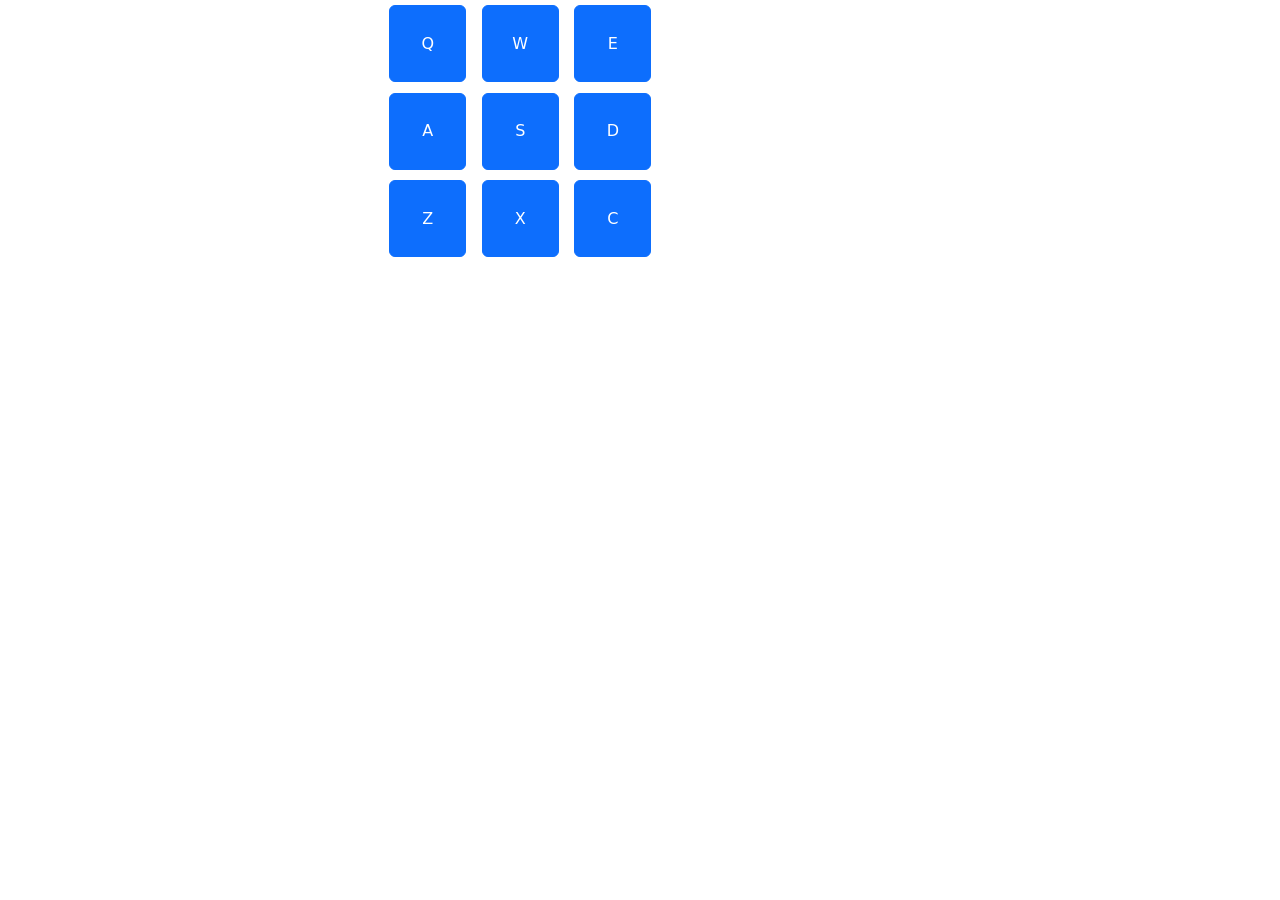
<file: freeCodeCamp/Front-End-Libraries-Projects/drum-machine/index.html>
<!DOCTYPE html>
<html lang="en">
  <head>
    <meta charset="utf-8">
    <meta name="viewport" content="width=device-width, initial-scale=1">
    <link href="https://cdn.jsdelivr.net/npm/bootstrap@5.0.0-beta1/dist/css/bootstrap.min.css" rel="stylesheet" integrity="sha384-giJF6kkoqNQ00vy+HMDP7azOuL0xtbfIcaT9wjKHr8RbDVddVHyTfAAsrekwKmP1" crossorigin="anonymous">
    <title>Drum Machine</title>

    <script>
        'use strict';

        function play(id) {
            let audio = document.getElementById(id);
            audio.play();
            showOnDisplay(id);
        }

        function showOnDisplay(id) {
            let display = document.getElementById('display');
            if(id === 'D') {
                display.innerHTML = "Meow";
            }
            else {
                display.innerHTML = "Beat: " + id;
            }
        }

        window.document.onkeyup = function(event) {
            play(event.key.toUpperCase());
        }
    </script>
    <style>
        button {
            margin: 4pt;
            min-width: 6vmax;
            min-height: 6vmax;
        }
        button:hover {
            background-color: lightskyblue!important;
        }
    </style>
  </head>
  <body>
    <div id="drum-machine" class="container-md row">
        <div class="col-md-4"></div>
        <div class="col-md-4">
            <div class="">
                <button class="drum-pad btn btn-primary" id="beat-q" onclick="play('Q')">
                    Q
                    <audio src="./sounds/q.wav" class="clip" id="Q"></audio>
                </button>
                <button class="drum-pad btn btn-primary" id="beat-w" onclick="play('W')">
                    W
                    <audio src="./sounds/w.wav" class="clip" id="W"></audio>
                </button>
                <button class="drum-pad btn btn-primary" id="beat-e" onclick="play('E')">
                    E
                    <audio src="./sounds/e.wav" class="clip" id="E"></audio>
                </button>
            </div>
            <div class="">
                <button class="drum-pad btn btn-primary" id="beat-a" onclick="play('A')">
                    A
                    <audio src="./sounds/a.wav" class="clip" id="A"></audio>
                </button>
                <button class="drum-pad btn btn-primary" id="beat-s" onclick="play('S')">
                    S
                    <audio src="./sounds/s.wav" class="clip" id="S"></audio>
                </button>
                <button class="drum-pad btn btn-primary" id="beat-d" onclick="play('D')">
                    D
                    <audio src="./sounds/d.mp3" class="clip" id="D"></audio>
                </button>
            </div>
            <div class="">
                <button class="drum-pad btn btn-primary" id="beat-z" onclick="play('Z')">
                    Z
                    <audio src="./sounds/z.wav" class="clip" id="Z"></audio>
                </button>
                <button class="drum-pad btn btn-primary" id="beat-x" onclick="play('X')">
                    X
                    <audio src="./sounds/x.mp3" class="clip" id="X"></audio>
                </button>
                <button class="drum-pad btn btn-primary" id="beat-c" onclick="play('C')">
                    C
                    <audio src="./sounds/c.wav" class="clip" id="C"></audio>
                </button>
                <p id="display" class="display-5 mx-auto"></p>
            </div>
        </div>
        <div class="col-md-4"></div>
    </div>

    <script src="https://cdn.jsdelivr.net/npm/bootstrap@5.0.0-beta1/dist/js/bootstrap.bundle.min.js" integrity="sha384-ygbV9kiqUc6oa4msXn9868pTtWMgiQaeYH7/t7LECLbyPA2x65Kgf80OJFdroafW" crossorigin="anonymous"></script>
    <script src="https://cdn.freecodecamp.org/testable-projects-fcc/v1/bundle.js"></script>
  </body>
</html>
</file>
<file: time-finding-project/style.css>
@media only screen and (max-width: 600px) {
    :root {
        --width-of-error: 50vw;
        --height-of-error: 25vh;
        --margin-top-side: -25vw;
        --margin-left-side: -35vw;
        --min-input-width: 14vw;
        --min-input-height: 4.5vh;
        --input-font-size: 0.8em;
        --two-dots-size: 1.4em;
    }
}

@media only screen and (max-width: 374px) {
    :root {
        --min-input-width: 18vw;
    }
}

@media only screen and (min-width: 601px) {
    :root {
        --width-of-error: 20vw;
        --height-of-error: 18vh;
        --margin-top-side: -10vw;
        --margin-left-side: -20vw;
        --min-input-width: 7vw;
        --min-input-height: 4.5vh;
        --input-font-size: 1.2em;
        --two-dots-size: 1.8em;
    }
}

body {
    font-family: 'Roboto', sans-serif;
    background-color: #E1E2E1;
    margin: 0;
    padding: 0;
}
main {
    min-height: 94vh;
    max-width: 960px;
    margin: 0 auto;
    border-top: 4vh solid #49a7cc;
    color: #000000;
    background-color: #F5F5F6;
    padding-bottom: 10vh;
}
h2, p {
    margin: 0;
    text-align: center;
}

h2 {
    background-color: #80d8ff;
    padding: 10px 10px 10px 10px;
    font-size: 1.8em;
}
p {
    font-size: 1.4em;
    padding: 4vh 0 2vh 0;
}

.time-ask {
    padding-bottom: 5vh;
}


.greater-time,
.low-time,
.time-answer {
    display: block;
    text-align: center;
}
.greater-time {
    margin-bottom: 5vh;
}
.button {
    display: block;
    max-width: 250px;
    margin: 0 auto;
    background-color: #b3e5fc;
    border: none;
    padding: 14px 10px 14px 10px;
    font-size: larger;
    border-radius: 4px;
}
.button:hover {
    background-color: #b5ffff;
    cursor: pointer;
}

input[type=number],
.two-dots {
   margin: 5px;
   padding: 1vw;
   font-size: var(--input-font-size);
   min-width: var(--min-input-width);
   min-height: var(--min-input-height);
   text-align: center;
}

.time-answer {
    font-size: 3em;
    padding: 6vh 3vw 6vh 3vw;
}

footer {
    background-color: #49a7cc;
    max-width: 960px;
    margin: 0 auto;
    padding: 4vh 0 4vh 0;
}
footer p {
    font-size: 24px;
    padding: 0;
}
a {
    text-decoration: underline;
    color: #000000;
}
a:hover {
    color: lightgray;
}

.two-dots {
    font-size: var(--two-dots-size);
}

.error {
    display: none;
    position: fixed;
    top: 50%;
    left: 50%;
    width: var(--width-of-error);
    height: var(--height-of-error);
    margin-top: var(--margin-top-side);
    margin-left: var(--margin-left-side);
    background-color: white;
    padding: 2vh 10vw 2vh 10vw;
    border: 1px solid red;
    border-radius: 4px;
    z-index: 10;
}
.close-icon {
    position: absolute;
    top: 1.2vh;
    right: 2vw;
    width: 32px;
    height: 32px;
}
.close-icon:hover {
    border-radius: 50%;
    background-color: lightgray;
    cursor: pointer;
}

.error button {
    background-color: inherit;
    border: none;
    height: 0;
    width: 0;
}
.all-screen-gray {
    display: none;
    position: fixed;
    top: 0;
    left: 0;
    background-color: lightgray;
    width: 100vw;
    height: 100vh;
    opacity: 0.8;
    z-index: 9;
}
</file>
<file: freeCodeCamp/personal-portfolio/styles.css>
@media only screen and (max-width: 1023px) {
    :root {
        --image-width: 80vw;
        --image-height: 60vh;
        --h1-font-size: 3rem;
        --welcome-p: 1rem;
        --project-font-size: 1.1rem;
    }
}
@media only screen and (min-width: 1024px) {
    :root {
        --image-width: 26vw;
        --image-height: 30vw;
        --h1-font-size: 6rem;
        --welcome-p: 2rem;
        --project-font-size: 1.3rem;
    }
}
* {
    box-sizing: border-box;
}
@keyframes scale-animation {
    0% {
        transform: scale(1, 1);
    }
    100% {
        transform: scale(1.08, 1.08);
    }
}
html {
    font-family: 'Roboto', sans-serif;
    scroll-behavior: smooth;
}
body {
    margin: 0;
    padding: 0;
}
a {
    text-decoration: none;
}
img {
    max-width: 100%;
    height: auto;
}
h1 {
    font-size: var(--h1-font-size);
}
#welcome-section p {
    font-style: italic;
    font-size: var(--welcome-p);
}

nav {
    position: fixed;
    left: 0;
    top: 0;
    width: 100%;
    background-color: #a1887f;
    padding: 0 1vw;
}
.nav-flex {
    display: flex;
    flex-direction: row-reverse;
}
nav a {
    padding: 2.8vh 2vw 2.8vh 2vw;
    height: 100%;
    font-size: 1.2rem;
    color: #000000;
}
nav a:hover {
    background-color: #725b53;
    color: #d3b8ae;
}
main {
    max-width: 100vw;
    margin: 0 auto;
    padding-top: 2vh;
}
#welcome-section {
    min-height: 100vh;
    display: flex;
    flex-direction: column;
    justify-content: center;
    background-color: #424242;
}
#welcome-section h1,
#welcome-section p {
    text-align: center;
    color: #ffffff;

}
#projects {
    padding-top: 8vh;
    padding-bottom: 8vh;
    text-align: center;
    background-color: #725b53;
}
.project-tile {
    display: inline-block;
    margin: 2vmax 1vmin;
    border-radius: 15px;
    border: 2px solid whitesmoke;
    box-shadow: 0 4px 8px 0 rgba(0, 0, 0, 0.2), 0 6px 20px 0 rgba(0, 0, 0, 0.19);
    background-color: whitesmoke;
}
.project-tile:hover,
#profile-link:hover {
    animation-name: scale-animation;
    animation-duration: 0.4s;
    animation-fill-mode: forwards;
}
.tribute-page-img {
    background-image: url(images/tribute-page.png);
}
.survey-form-img {
    background-image: url(images/survey-form.png);
}
.product-landing-img {
    background-image: url(images/product-landing-page.png);
}
.technical-documentation-img {
    background-image: url(images/technical-documentation-page.png);
}
.time-finding-img {
    background-image: url(images/time-finding-project.png);
}

.tribute-page-img,
.survey-form-img,
.product-landing-img,
.technical-documentation-img,
.time-finding-img {
    width: var(--image-width);
    height: var(--image-height);
    background-position: center;
    background-size: cover;
    border-top-left-radius: 15px;
    border-top-right-radius: 15px;
}

#profile-link {
    display: block;
    max-width: var(--image-width);
    margin: 0 auto;
    margin-top: 6vh;
    background-color: #d3b8ae;
    color: #000000;
    padding: 2vh 0;
    border-radius: 5px;
    font-size: 1.1rem;
    box-shadow: 0 4px 8px 0 rgba(0, 0, 0, 0.2), 0 6px 20px 0 rgba(0, 0, 0, 0.19);
}

.project-title {
    font-size: var(--project-font-size);
    color: black
}

#contact {
    display: flex;
    justify-content: space-around;
    min-height: 10vh;
    align-items: center;
    margin: 2vh 0;
    font-size: 1.5rem;
    background-color: #616161;
    margin: 0;
}
#contact a {
    color: whitesmoke;
}
#contact a:hover {
    color: #ffffff;
}

footer {
    background-color: #373737;
    padding: 5vh 0 5vh 0;
    text-align: center;
    color: white;
}
footer p {
    font-size: 1.25rem;
    
}
footer p a {
    color: #bdbdbd;
}
footer p a:hover {
    color: white;
}
</file>
<file: freeCodeCamp/survey-form/styles.css>
body {
    font-family: sans-serif;
    max-width: 960px;
    margin: 0 auto;
    padding-bottom: 10vh;
}
h1,
#description {
    text-align: center;
}

form {
    display: block;
    font-size: 1.3em;
    padding: 4vmax;
    border-radius: 3vmin;
    background-color: #F1F1F1;
}

select,
input[type=text],
input[type=email],
input[type=number] {
    display: block;
    width: 100%;
    min-height: 2.4vmax;
    border-radius: 1vmin;
    font-size: large;
    margin-top: 0.2vh;
    margin-bottom: 0.8vh;
    border: solid 1px darkgray;
    padding-left: 1vw;
}
textarea {
    display: block;
    width: 100%;
    border-radius: 1vmin;
    min-height: 20vh;
}
.txt-lbl {
    display: block;
    margin-top: 2vh;
    margin-bottom: -10px;
}

input[type=submit] {
    width: 100%;
    min-height: 4vh;
    background-color: green;
    border: solid 1px darkgray;
    color: snow;
    font-size: large;
    padding: 10px;
    border-radius: 1vmin;
}
input[type=submit]:hover {
    cursor: pointer;
    background-color: darkgreen;
}
</file>
<file: freeCodeCamp/technical-documentation-page/styles.css>
@media only screen and (min-width: 1024px) {
    main {
    margin-left: 25%;
    }
    nav {
        position: fixed;
        top: 0;
        left: 0;
        width: 25%;
        height: 100vh;
        border-right: 3px solid darkgray;
        background-color: whitesmoke;
    }
    /* for Grid*/
    nav {
        grid-area: left-menu;
    }
    main {
        grid-area: main-content;
    }
    footer {
        grid-area: footer;
    }
/* end */
}

* {
    font-family: 'Roboto', sans-serif;
    box-sizing: border-box;
    line-height: 1.6!important;
    scroll-behavior: smooth;
}



code,
.code-mark {
    font-family: monospace;
    font-size: 1rem;
}
a {
    text-decoration: none;
    color: black;
}

body {
    margin: 0;
    padding: 0;
}

main {
    max-width: 960px;
    padding-left: 1vmax;
    padding-right: 1vmax;
    padding-bottom: 3vmin;
}

main header {
    border-bottom: 2px solid lightskyblue!important;
}

h3,
main header {
    font-size: 3rem;
    font-weight: 400;
    margin-bottom: 0;
    border-bottom: 2px solid lightgrey;
    margin-top: 3rem;
}
p {
    font-size: 1rem;
}

nav {
    padding-left: 1vw;
    padding-right: 1vw;
}

nav header {
    text-align: center;
    font-size: 2.1rem;
    letter-spacing: 0.25px;
    padding-top: 2vmin;
    padding-bottom: 2vmin;
}

nav a {
    display: block;
    padding: 1vh 0 1vh 1vw;
    font-size: 1rem;
    font-size: 1.5rem;
    border-top: 1px solid black;
}
nav a:hover {
    background-color:  #ebf6f9;
}
footer {
    z-index: 10;
}

.code-mark {
    padding: 0.1875rem;
    background-color: #ebf6f9;
}

code {
    background-color: #ebf6f9;
    display: block;
    padding: 3vh 2vw 3vh 2vw;
    border-left: 5px solid darkgray;
}

#Reference a {
    color: #46A049;
}

footer {
    background-color: whitesmoke;
    padding: 5vh 0 5vh 0;
    text-align: center;
}
footer p {
    font-size: 1.25rem;
    
}
footer p a {
    color: #808080;
}
</file>
<file: freeCodeCamp/tribute-page/styles.css>
body {
    max-width: 960px;
    margin: 0 auto;
    font-family: sans-serif;
}
#title, 
#tribute-info,
#img-caption,
.title-info,
.footer-info {
    text-align: center;
}

#image {
    display: block;
    max-width: 100%;
    height: auto;
}

h1 {
    font-size: 2.4em;
    padding-top: 2vmin;
    margin-bottom: 0;
}

.title-info {
    opacity: 0.8;
    padding-bottom: 1.8vmax;
}

#img-caption {
    opacity: 0.7;
}

#tribute-info {
    padding-top: 2vmax;
}

.timeline {
    margin-left: 0.4vmin;
}

.timeline li {
    padding: 0.8vmax 0 0.8vmax 0;
}

footer {
    max-width: 960px;
}
.footer-info {
    margin: 5vh 0 5vh 0;
    padding: 0 4vw 0 4vw;
}

a {
    color: blue;
    opacity: 0.8;
}
a:hover {
    opacity: 0.4;
}
</file>
